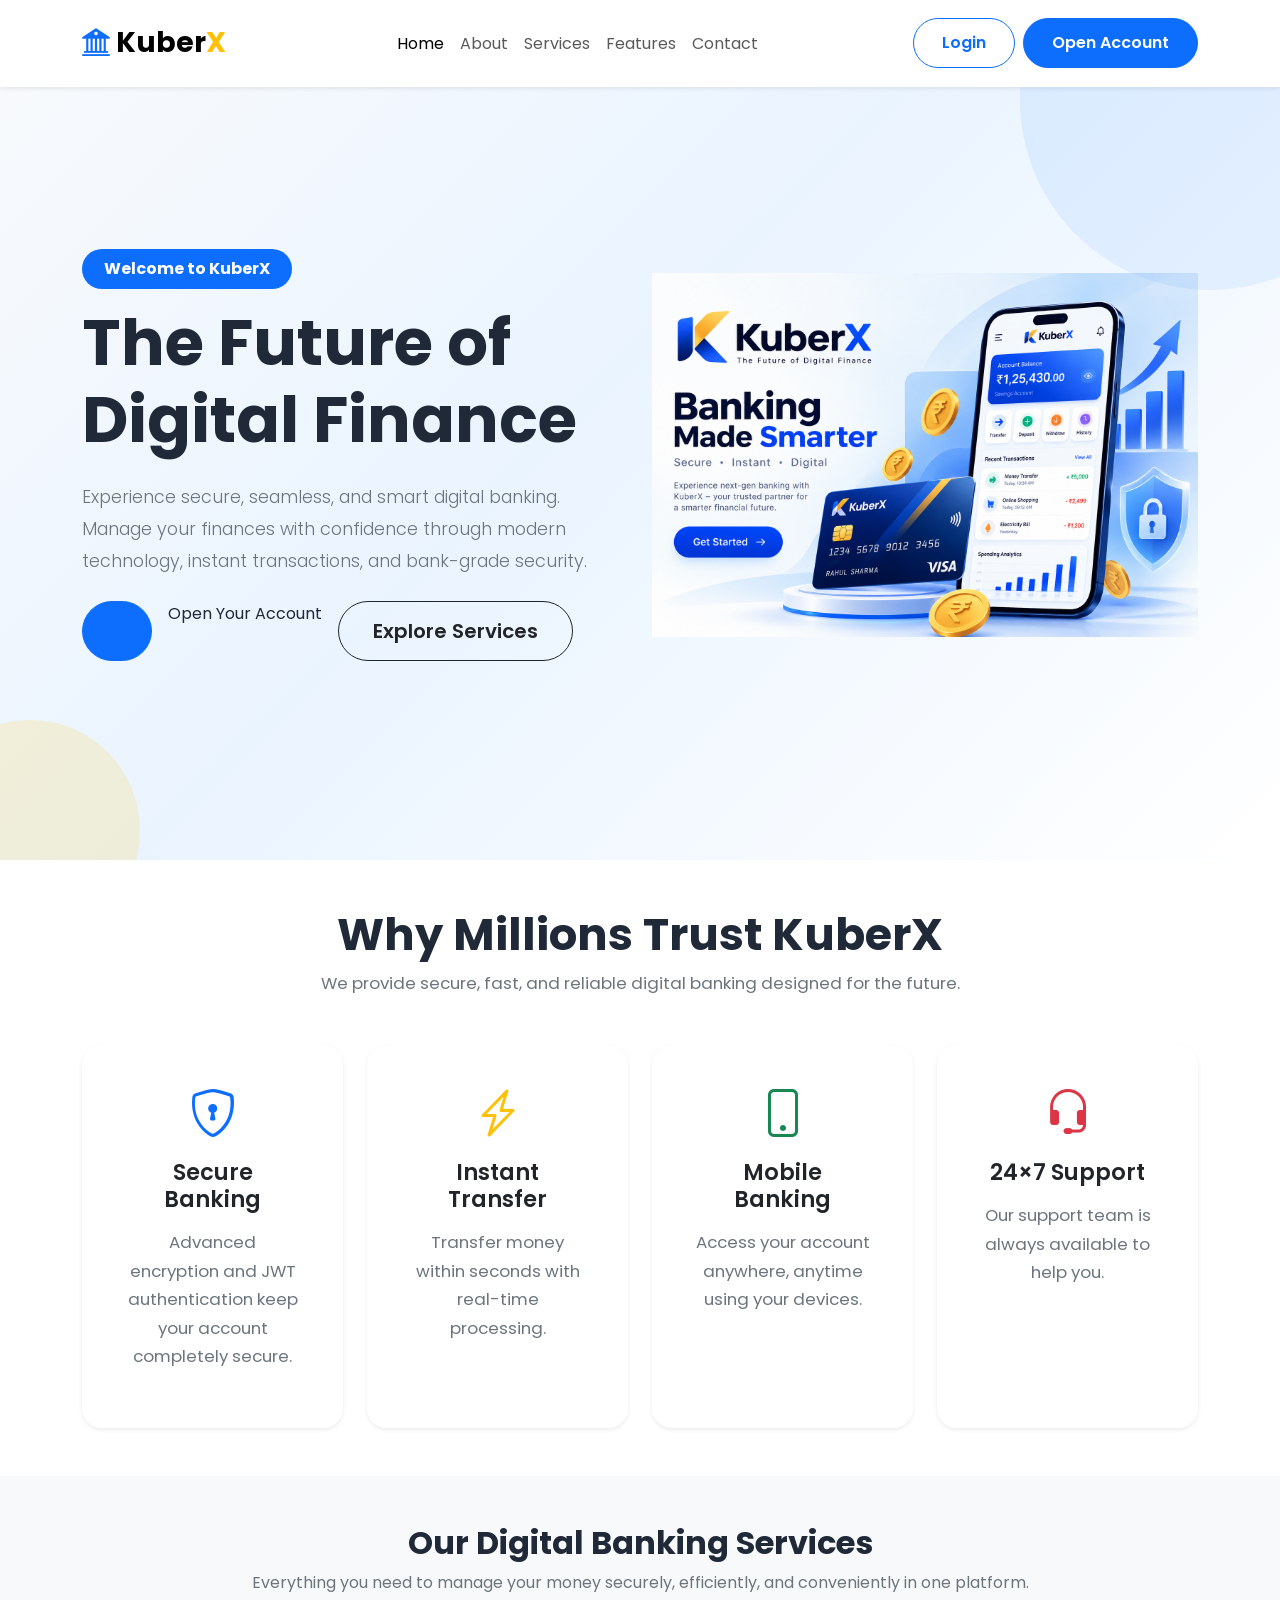
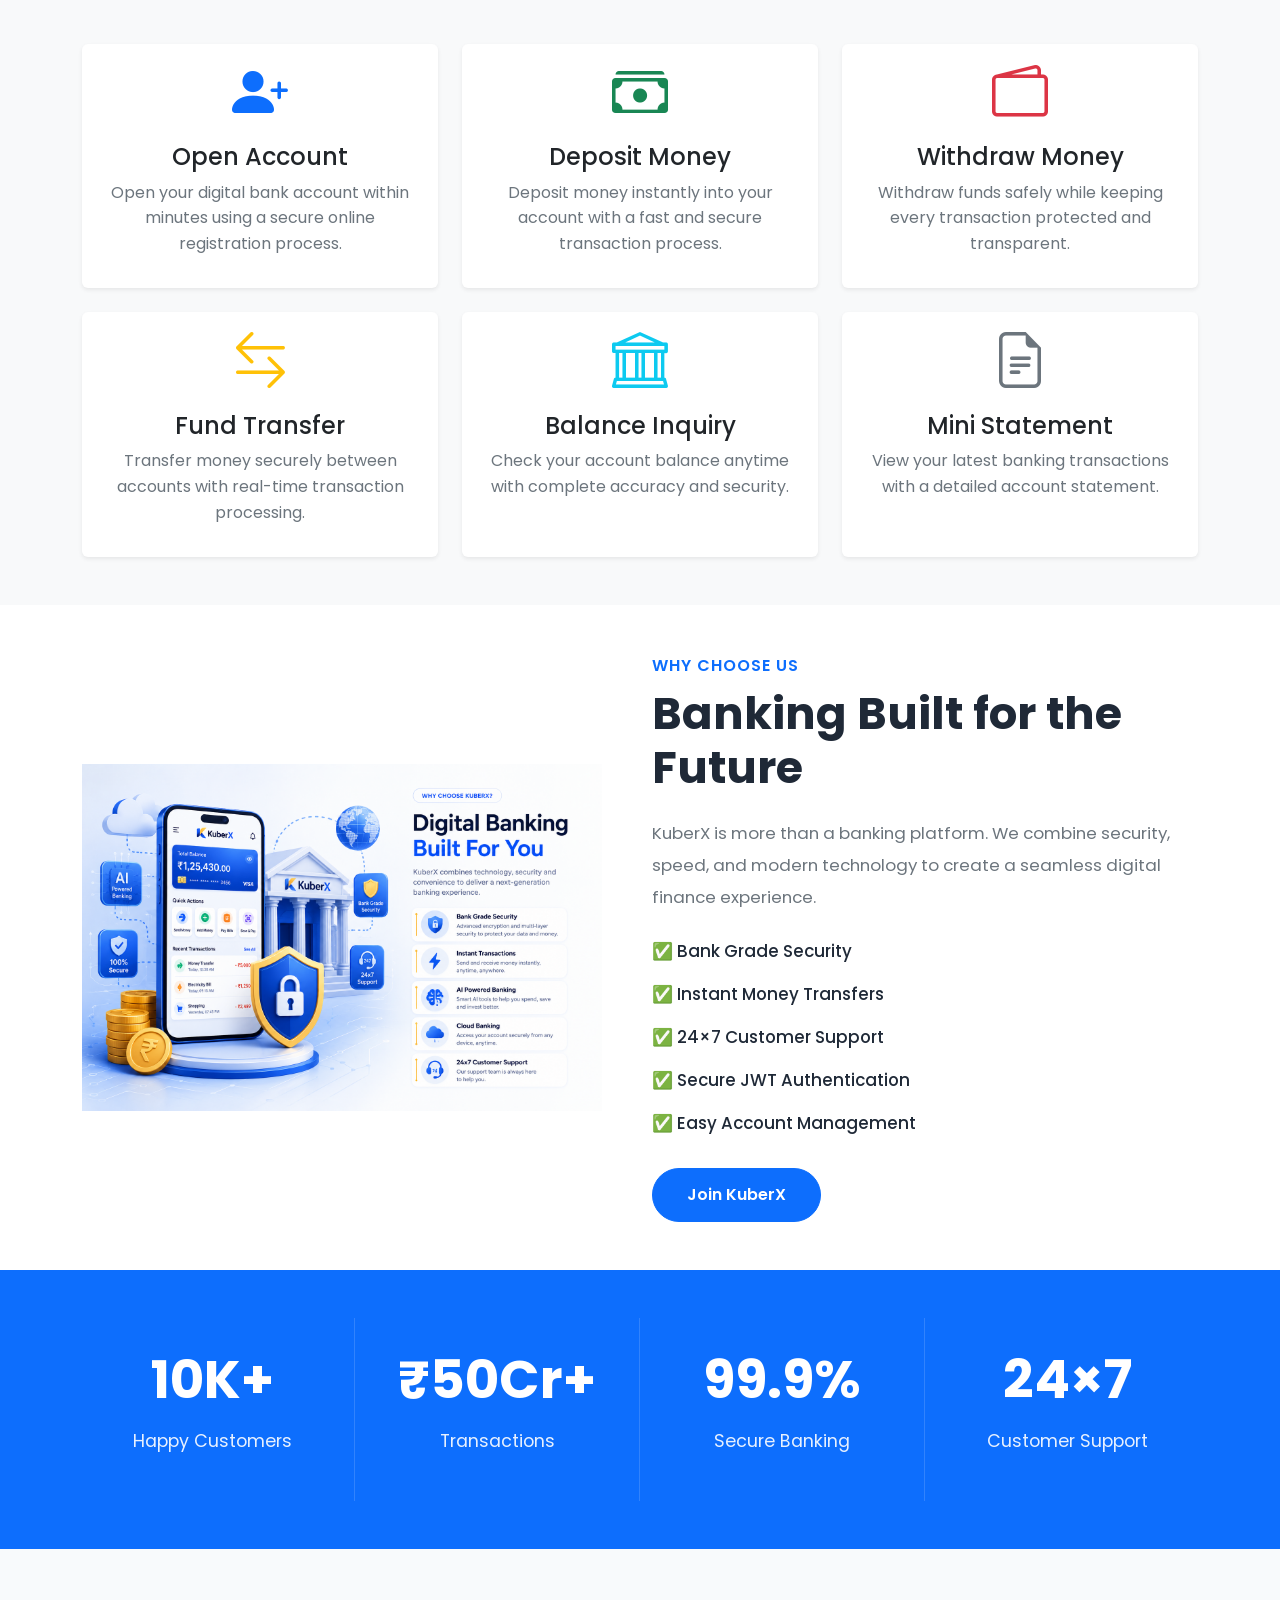
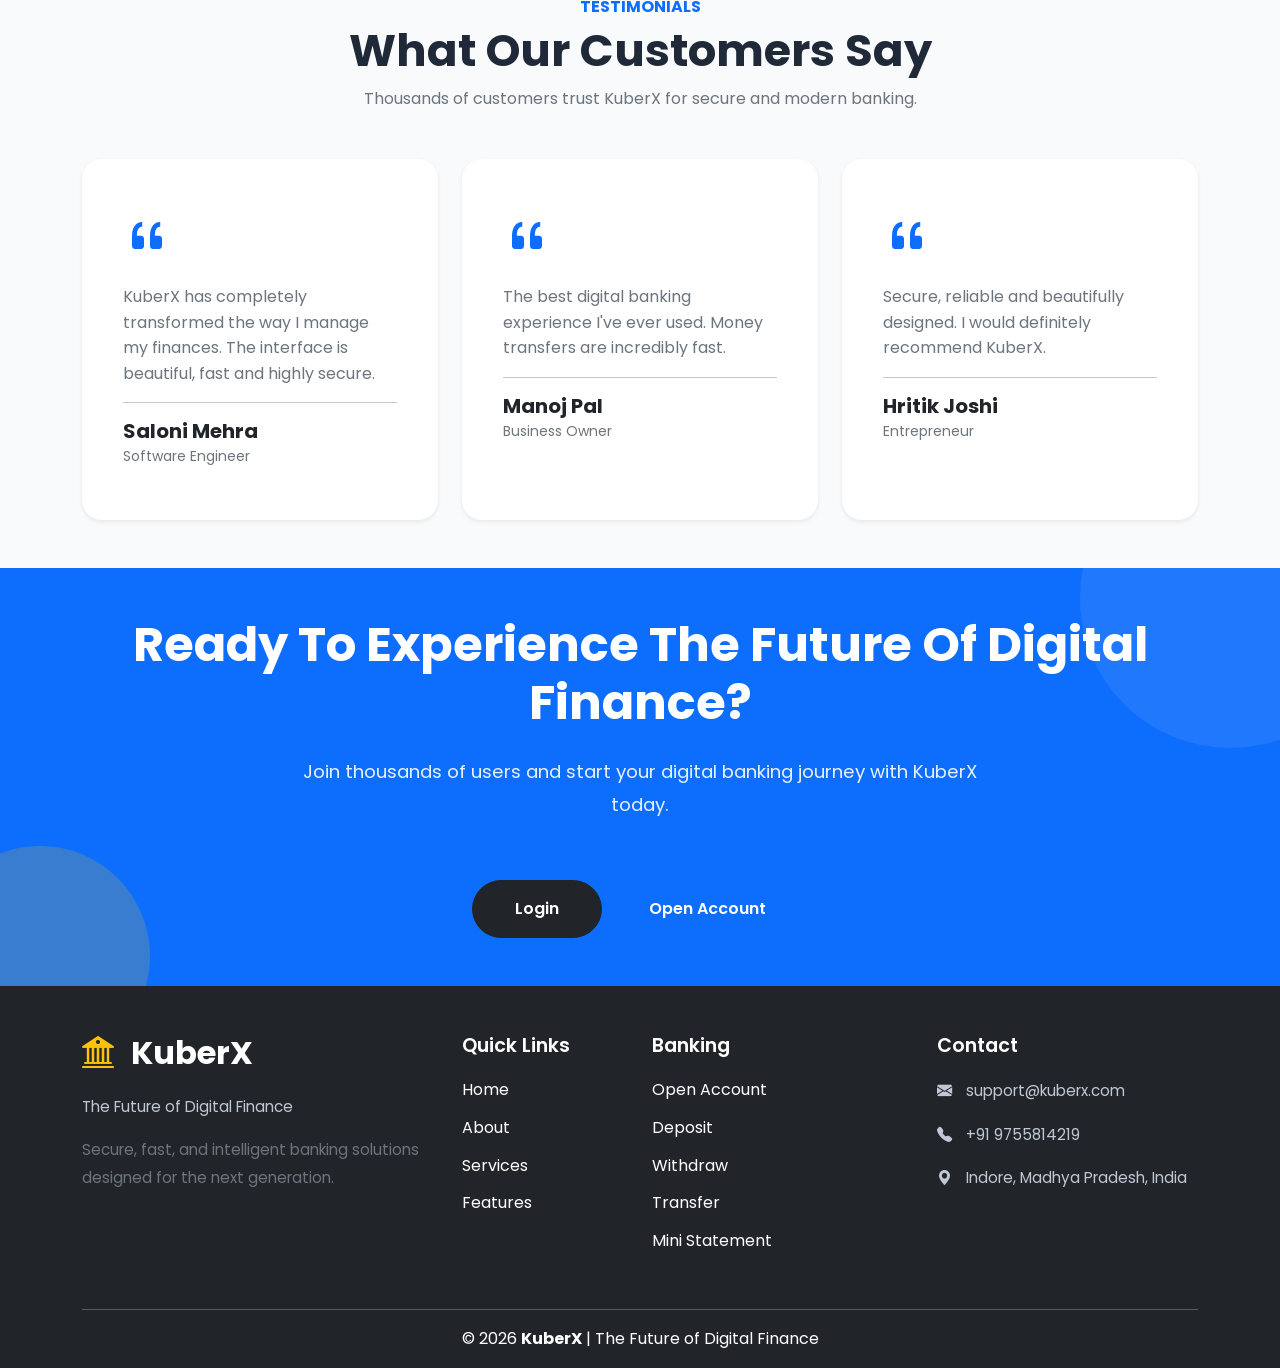
<file: src/frontend/index.html>
<!DOCTYPE html>
<html lang="en">

<head>
    <meta charset="UTF-8">
    <meta name="viewport" content="width=device-width, initial-scale=1.0">

    <title>KuberX | The Future of Digital Finance</title>

    <!-- Bootstrap CSS -->
    <link href="https://cdn.jsdelivr.net/npm/bootstrap@5.3.8/dist/css/bootstrap.min.css" rel="stylesheet">

    <!-- Bootstrap Icons -->
    <link rel="stylesheet" href="https://cdn.jsdelivr.net/npm/bootstrap-icons@1.13.1/font/bootstrap-icons.min.css">

    <!--- Google Font -->
    <link rel="preconnect" href="https://fonts.googleapis.com">
    <link rel="preconnect" href="https://fonts.gstatic.com" crossorigin>

    <link href="https://fonts.googleapis.com/css2?family=Poppins:wght@300;400;500;600;700;800&display=swap"
        rel="stylesheet">

    <!-- Custom CSS -->
    <link rel="stylesheet" href="css/global.css">
    <link rel="stylesheet" href="css/landing.css">
    <link rel="stylesheet" href="css/responsive.css">
</head>

<body>

    <!-- ===========================||
     NAVBAR START
===========================|| -->

    <div class="d-flex gap-2">

        <a href="pages/login.html" class="btn btn-outline-primary">
            Login
        </a>

        <a href="pages/register.html" class="btn btn-primary">
            Open Account
        </a>

        <a href="admin-login.html" class="btn btn-dark">
            Admin Login
        </a>

    </div>

    <header>
        <nav class="navbar navbar-expand-lg bg-white shadow-sm py-3 fixed-top" id="navbar">
            <div class="container">

                <!-- Brand Logo -->
                <a class="navbar-brand fw-bold fs-3" href="#">
                    <i class="bi bi-bank2 text-primary"></i>
                    Kuber<span class="text-warning">X</span>
                </a>

                <!-- Mobile Icon -->
                <button class="navbar-toggler" type="button" data-bs-toggle="collapse" data-bs-target="#navbarContent">

                    <span class="navbar-toggler-icon"></span>

                </button>

                <!-- Navbar Links -->
                <div class="collapse navbar-collapse" id="navbarContent">

                    <ul class="navbar-nav mx-auto">

                        <li class="nav-item">
                            <a class="nav-link active" href="#home">Home</a>
                        </li>

                        <li class="nav-item">
                            <a class="nav-link" href="#about">About</a>
                        </li>

                        <li class="nav-item">
                            <a class="nav-link" href="#services">Services</a>
                        </li>

                        <li class="nav-item">
                            <a class="nav-link" href="#features">Features</a>
                        </li>

                        <li class="nav-item">
                            <a class="nav-link" href="#contact">Contact</a>
                        </li>

                    </ul>


                    <!-- Buttons -->

                    <div class="d-flex gap-2">

                        <a href="pages/login.html" class="btn btn-outline-primary">

                            Login

                        </a>

                        <a href="pages/register.html" class="btn btn-primary">

                            Open Account

                        </a>

                    </div>

                </div>

            </div>
        </nav>
    </header>

    <!-- ===========================
     HERO SECTION
=========================== -->

    <section class="hero-section py-5">

        <div class="container">

            <div class="row align-items-center">

                <!-- Left Side -->

                <div class="col-lg-6">

                    <span class="badge bg-primary mb-3">

                        Welcome to KuberX

                    </span>

                    <h1 class="display-4 fw-bold">

                        The Future of
                        <span class="text-primary">

                            Digital Finance

                        </span>

                    </h1>

                    <p class="lead text-secondary mt-4">

                        Experience secure, seamless, and smart digital banking.
                        Manage your finances with confidence through modern technology,
                        instant transactions, and bank-grade security.

                    </p>

                    <div class="mt-4 d-flex gap-3">

                        <a href="pages/register.html" class="btn btn-primary btn-lg"></a>

                        Open Your Account

                        </a>

                        <a href="#services" class="btn btn-outline-dark btn-lg">

                            Explore Services

                        </a>

                    </div>

                </div>

                <!-- Right Side -->

                <div class="col-lg-6 text-center">

                    <img src="images/hero.png" class="img-fluid" alt="Digital Banking">

                </div>

            </div>

        </div>

    </section>


    <!-- ===========================
     FEATURES SECTION
=========================== -->

    <section id="features" class="py-5">

        <div class="container">

            <div class="text-center mb-5">

                <h2 class="fw-bold">
                    Why Millions Trust KuberX
                </h2>

                <p class="text-secondary">
                    We provide secure, fast, and reliable digital banking
                    designed for the future.
                </p>

            </div>

            <div class="row g-4">

                <div class="col-lg-3 col-md-6">

                    <div class="card h-100 border-0 shadow-sm">

                        <div class="card-body text-center">

                            <i class="bi bi-shield-lock display-4 text-primary"></i>

                            <h4 class="mt-3">
                                Secure Banking
                            </h4>

                            <p>
                                Advanced encryption and JWT authentication
                                keep your account completely secure.
                            </p>

                        </div>

                    </div>

                </div>

                <div class="col-lg-3 col-md-6">

                    <div class="card h-100 border-0 shadow-sm">

                        <div class="card-body text-center">

                            <i class="bi bi-lightning-charge display-4 text-warning"></i>

                            <h4 class="mt-3">
                                Instant Transfer
                            </h4>

                            <p>
                                Transfer money within seconds with
                                real-time processing.
                            </p>

                        </div>

                    </div>

                </div>

                <div class="col-lg-3 col-md-6">

                    <div class="card h-100 border-0 shadow-sm">

                        <div class="card-body text-center">

                            <i class="bi bi-phone display-4 text-success"></i>

                            <h4 class="mt-3">
                                Mobile Banking
                            </h4>

                            <p>
                                Access your account anywhere,
                                anytime using your devices.
                            </p>

                        </div>

                    </div>

                </div>

                <div class="col-lg-3 col-md-6">

                    <div class="card h-100 border-0 shadow-sm">

                        <div class="card-body text-center">

                            <i class="bi bi-headset display-4 text-danger"></i>

                            <h4 class="mt-3">
                                24×7 Support
                            </h4>

                            <p>
                                Our support team is always
                                available to help you.
                            </p>

                        </div>

                    </div>

                </div>

            </div>

        </div>

    </section>


    <!-- ===========================
     SERVICES SECTION
=========================== -->

    <section id="services" class="py-5 bg-light">

        <div class="container">

            <!-- Section Heading -->

            <div class="text-center mb-5">

                <h2 class="fw-bold">
                    Our Digital Banking Services
                </h2>

                <p class="text-secondary">
                    Everything you need to manage your money securely,
                    efficiently, and conveniently in one platform.
                </p>

            </div>

            <!-- Services -->

            <div class="row g-4">

                <!-- Open Account -->

                <div class="col-lg-4 col-md-6">

                    <div class="card border-0 shadow-sm h-100">

                        <div class="card-body text-center">

                            <i class="bi bi-person-plus-fill display-4 text-primary"></i>

                            <h4 class="mt-3">
                                Open Account
                            </h4>

                            <p class="text-secondary">
                                Open your digital bank account within minutes
                                using a secure online registration process.
                            </p>

                        </div>

                    </div>

                </div>

                <!-- Deposit -->

                <div class="col-lg-4 col-md-6">

                    <div class="card border-0 shadow-sm h-100">

                        <div class="card-body text-center">

                            <i class="bi bi-cash-stack display-4 text-success"></i>

                            <h4 class="mt-3">
                                Deposit Money
                            </h4>

                            <p class="text-secondary">
                                Deposit money instantly into your account
                                with a fast and secure transaction process.
                            </p>

                        </div>

                    </div>

                </div>

                <!-- Withdraw -->

                <div class="col-lg-4 col-md-6">

                    <div class="card border-0 shadow-sm h-100">

                        <div class="card-body text-center">

                            <i class="bi bi-wallet2 display-4 text-danger"></i>

                            <h4 class="mt-3">
                                Withdraw Money
                            </h4>

                            <p class="text-secondary">
                                Withdraw funds safely while keeping every
                                transaction protected and transparent.
                            </p>

                        </div>

                    </div>

                </div>

                <!-- Transfer -->

                <div class="col-lg-4 col-md-6">

                    <div class="card border-0 shadow-sm h-100">

                        <div class="card-body text-center">

                            <i class="bi bi-arrow-left-right display-4 text-warning"></i>

                            <h4 class="mt-3">
                                Fund Transfer
                            </h4>

                            <p class="text-secondary">
                                Transfer money securely between accounts
                                with real-time transaction processing.
                            </p>

                        </div>

                    </div>

                </div>

                <!-- Balance -->

                <div class="col-lg-4 col-md-6">

                    <div class="card border-0 shadow-sm h-100">

                        <div class="card-body text-center">

                            <i class="bi bi-bank display-4 text-info"></i>

                            <h4 class="mt-3">
                                Balance Inquiry
                            </h4>

                            <p class="text-secondary">
                                Check your account balance anytime
                                with complete accuracy and security.
                            </p>

                        </div>

                    </div>

                </div>

                <!-- Statement -->

                <div class="col-lg-4 col-md-6">

                    <div class="card border-0 shadow-sm h-100">

                        <div class="card-body text-center">

                            <i class="bi bi-file-earmark-text display-4 text-secondary"></i>

                            <h4 class="mt-3">
                                Mini Statement
                            </h4>

                            <p class="text-secondary">
                                View your latest banking transactions
                                with a detailed account statement.
                            </p>

                        </div>

                    </div>

                </div>

            </div>

        </div>

    </section>


    <!-- ===========================
     WHY CHOOSE KUBERX
=========================== -->

    <section id="about" class="py-5">

        <div class="container">

            <div class="row align-items-center">

                <!-- Left Side -->

                <div class="col-lg-6">

                    <img src="images/about.png" class="img-fluid" alt="About KuberX">

                </div>

                <!-- Right Side -->

                <div class="col-lg-6">

                    <span class="text-primary fw-semibold">

                        WHY CHOOSE US

                    </span>

                    <h2 class="display-5 fw-bold mt-2">

                        Banking Built for the Future

                    </h2>

                    <p class="text-secondary mt-4">

                        KuberX is more than a banking platform.
                        We combine security, speed, and modern technology
                        to create a seamless digital finance experience.

                    </p>

                    <div class="mt-4">

                        <div class="mb-3">
                            ✅ Bank Grade Security
                        </div>

                        <div class="mb-3">
                            ✅ Instant Money Transfers
                        </div>

                        <div class="mb-3">
                            ✅ 24×7 Customer Support
                        </div>

                        <div class="mb-3">
                            ✅ Secure JWT Authentication
                        </div>

                        <div class="mb-3">
                            ✅ Easy Account Management
                        </div>

                    </div>

                    <a href="register.html" class="btn btn-primary mt-3">

                        Join KuberX

                    </a>

                </div>

            </div>

        </div>

    </section>

    <!-- ===========================
     STATISTICS
=========================== -->

    <section id="statistics" class="py-5 bg-primary text-white">

        <div class="container">

            <div class="row text-center">

                <div class="col-lg-3 col-md-6">

                    <h1 class="display-4 fw-bold">

                        10K+

                    </h1>

                    <p>

                        Happy Customers

                    </p>

                </div>

                <div class="col-lg-3 col-md-6">

                    <h1 class="display-4 fw-bold">

                        ₹50Cr+

                    </h1>

                    <p>

                        Transactions

                    </p>

                </div>

                <div class="col-lg-3 col-md-6">

                    <h1 class="display-4 fw-bold">

                        99.9%

                    </h1>

                    <p>

                        Secure Banking

                    </p>

                </div>

                <div class="col-lg-3 col-md-6">

                    <h1 class="display-4 fw-bold">

                        24×7

                    </h1>

                    <p>

                        Customer Support

                    </p>

                </div>

            </div>

        </div>

    </section>


    <!-- ===========================
     TESTIMONIALS SECTION
=========================== -->

    <section id="testimonials" class="py-5">

        <div class="container">

            <div class="text-center mb-5">

                <h6 class="text-primary fw-bold">
                    TESTIMONIALS
                </h6>

                <h2 class="display-5 fw-bold">
                    What Our Customers Say
                </h2>

                <p class="text-secondary">
                    Thousands of customers trust KuberX for secure and modern banking.
                </p>

            </div>

            <div class="row g-4">

                <!-- Testimonial 1 -->

                <div class="col-lg-4">

                    <div class="card border-0 shadow-sm h-100">

                        <div class="card-body">

                            <i class="bi bi-quote display-5 text-primary"></i>

                            <p class="mt-3">

                                KuberX has completely transformed the way I manage my finances.
                                The interface is beautiful, fast and highly secure.

                            </p>

                            <hr>

                            <h5 class="mb-0">

                                Saloni Mehra

                            </h5>

                            <small class="text-secondary">

                                Software Engineer

                            </small>

                        </div>

                    </div>

                </div>

                <!-- Testimonial 2 -->

                <div class="col-lg-4">

                    <div class="card border-0 shadow-sm h-100">

                        <div class="card-body">

                            <i class="bi bi-quote display-5 text-primary"></i>

                            <p class="mt-3">

                                The best digital banking experience I've ever used.
                                Money transfers are incredibly fast.

                            </p>

                            <hr>

                            <h5 class="mb-0">

                                Manoj Pal

                            </h5>

                            <small class="text-secondary">

                                Business Owner

                            </small>

                        </div>

                    </div>

                </div>

                <!-- Testimonial 3 -->

                <div class="col-lg-4">

                    <div class="card border-0 shadow-sm h-100">

                        <div class="card-body">

                            <i class="bi bi-quote display-5 text-primary"></i>

                            <p class="mt-3">

                                Secure, reliable and beautifully designed.
                                I would definitely recommend KuberX.

                            </p>

                            <hr>

                            <h5 class="mb-0">

                                Hritik Joshi

                            </h5>

                            <small class="text-secondary">

                                Entrepreneur

                            </small>

                        </div>

                    </div>

                </div>

            </div>

        </div>

    </section>


    <!-- ===========================
     CALL TO ACTION
=========================== -->

    <section id="cta" class="py-5 bg-primary text-white text-center">

        <div class="container">

            <h2 class="display-5 fw-bold">

                Ready To Experience
                The Future Of Digital Finance?

            </h2>

            <p class="mt-4">

                Join thousands of users and start your digital banking
                journey with KuberX today.

            </p>

            <div class="mt-4">

                <a href="pages/admin-login.html" class="btn btn-dark">
                     Login
                </a>

                

                <a href="pages/register.html" class="btn btn-primary">

                    Open Account

                </a>

            </div>

        </div>

    </section>


    <!-- ===========================
     FOOTER
=========================== -->

    <footer id="contact" class="bg-dark text-white pt-5 pb-3">

        <div class="container">

            <div class="row">

                <!-- Company -->

                <div class="col-lg-4 mb-4">

                    <h3>

                        <i class="bi bi-bank2 text-warning"></i>

                        KuberX

                    </h3>

                    <p class="mt-3">

                        The Future of Digital Finance

                    </p>

                    <p class="text-secondary">

                        Secure, fast, and intelligent banking solutions
                        designed for the next generation.

                    </p>

                </div>

                <!-- Quick Links -->

                <div class="col-lg-2 mb-4">

                    <h5>

                        Quick Links

                    </h5>

                    <ul class="list-unstyled">

                        <li><a href="#home" class="text-white text-decoration-none">Home</a></li>

                        <li><a href="#about" class="text-white text-decoration-none">About</a></li>

                        <li><a href="#services" class="text-white text-decoration-none">Services</a></li>

                        <li><a href="#features" class="text-white text-decoration-none">Features</a></li>

                    </ul>

                </div>

                <!-- Banking -->

                <div class="col-lg-3 mb-4">

                    <h5>

                        Banking

                    </h5>

                    <ul class="list-unstyled">

                        <li>Open Account</li>

                        <li>Deposit</li>

                        <li>Withdraw</li>

                        <li>Transfer</li>

                        <li>Mini Statement</li>

                    </ul>

                </div>

                <!-- Contact -->

                <div class="col-lg-3 mb-4">

                    <h5>

                        Contact

                    </h5>

                    <p>

                        <i class="bi bi-envelope-fill"></i>

                        support@kuberx.com

                    </p>

                    <p>

                        <i class="bi bi-telephone-fill"></i>

                        +91 9755814219

                    </p>

                    <p>

                        <i class="bi bi-geo-alt-fill"></i>

                        Indore, Madhya Pradesh, India

                    </p>

                </div>

            </div>

            <hr>

            <div class="text-center">

                © 2026 <strong>KuberX</strong> | The Future of Digital Finance

            </div>

        </div>

    </footer>

    <script src="https://cdn.jsdelivr.net/npm/bootstrap@5.3.8/dist/js/bootstrap.bundle.min.js"></script>
    <script src="js/main.js"></script>

</body>

</html>
</file>
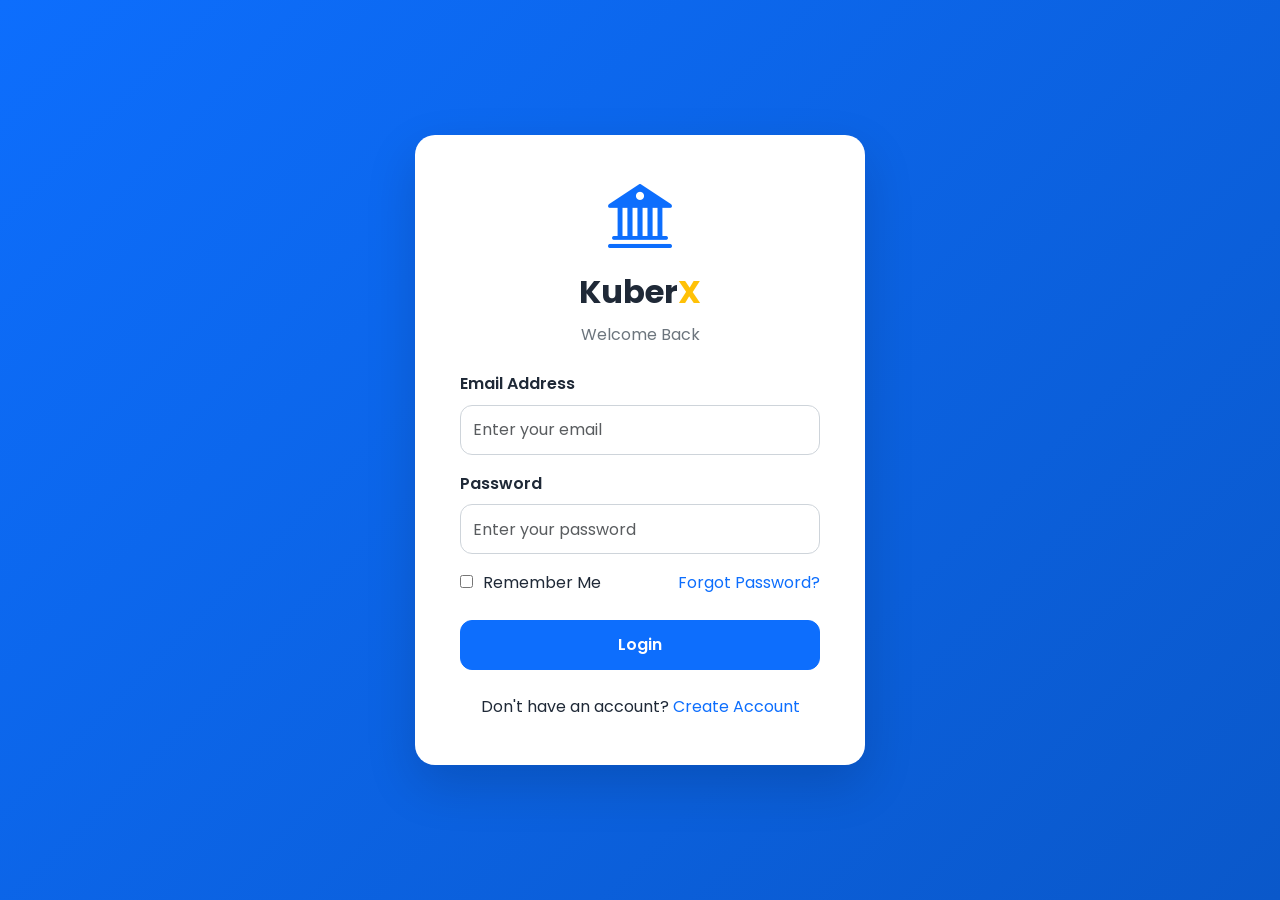
<file: src/frontend/pages/login.html>
<!DOCTYPE html>
<html lang="en">

<head>
    <meta charset="UTF-8">
    <meta name="viewport" content="width=device-width, initial-scale=1.0">
    <title>Login | KuberX</title>

    <!-- Bootstrap -->
    <link href="https://cdn.jsdelivr.net/npm/bootstrap@5.3.8/dist/css/bootstrap.min.css" rel="stylesheet">

    <!-- Bootstrap Icons -->
    <link rel="stylesheet" href="https://cdn.jsdelivr.net/npm/bootstrap-icons@1.13.1/font/bootstrap-icons.min.css">

    <!-- Google Font -->
    <link href="https://fonts.googleapis.com/css2?family=Poppins:wght@300;400;500;600;700&display=swap"
        rel="stylesheet">

    <!-- Custom CSS -->
    <link rel="stylesheet" href="../css/global.css">
    <link rel="stylesheet" href="../css/auth.css">
</head>

<body>

    <div class="auth-container">
        <div class="auth-card">

            <div class="text-center mb-4">
                <i class="bi bi-bank2 display-3 text-primary"></i>

                <h2 class="fw-bold mt-3">
                    Kuber<span class="text-warning">X</span>
                </h2>

                <p class="text-secondary">
                    Welcome Back
                </p>
            </div>

            <form id="loginForm">

                <div class="mb-3">
                    <label for="email" class="form-label">
                        Email Address
                    </label>

                    <input type="email" id="email" class="form-control" placeholder="Enter your email" required>
                </div>

                <div class="mb-3">
                    <label for="password" class="form-label">
                        Password
                    </label>

                    <input type="password" id="password" class="form-control" placeholder="Enter your password"
                        required>
                </div>

                <div class="d-flex justify-content-between mb-4">

                    <div>
                        <input type="checkbox" id="rememberMe">
                        <label for="rememberMe">Remember Me</label>
                    </div>

                    <a href="forgot-password.html">
                        Forgot Password?
                    </a>

                </div>

                <button type="submit" class="btn btn-primary w-100">
                    Login
                </button>

            </form>

            <div class="text-center mt-4">
                Don't have an account?
                <a href="register.html">
                    Create Account
                </a>
            </div>

        </div>
    </div>

    <script src="../js/login.js"></script>

</body>

</html>
</file>
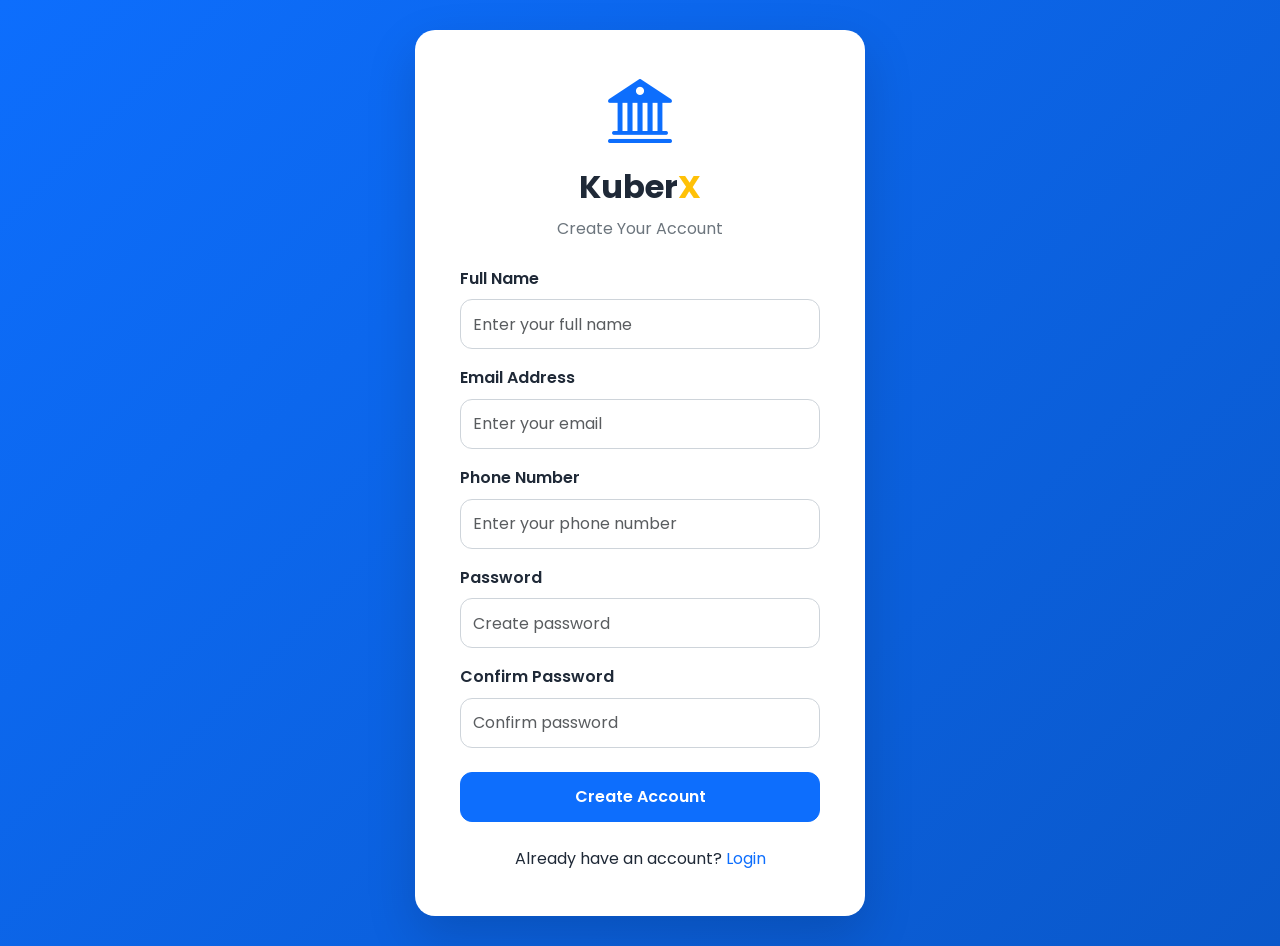
<file: src/frontend/pages/register.html>
<!DOCTYPE html>
<html lang="en">

<head>

    <meta charset="UTF-8">
    <meta name="viewport" content="width=device-width, initial-scale=1.0">

    <title>Register | KuberX</title>

    <!-- Bootstrap CSS -->
    <link href="https://cdn.jsdelivr.net/npm/bootstrap@5.3.8/dist/css/bootstrap.min.css" rel="stylesheet">

    <!-- Bootstrap Icons -->
    <link rel="stylesheet" href="https://cdn.jsdelivr.net/npm/bootstrap-icons@1.13.1/font/bootstrap-icons.min.css">

    <!-- Google Font -->
    <link href="https://fonts.googleapis.com/css2?family=Poppins:wght@300;400;500;600;700&display=swap"
        rel="stylesheet">

    <!-- CSS -->
    <link rel="stylesheet" href="../css/global.css">
    <link rel="stylesheet" href="../css/auth.css">

</head>

<body>

    <div class="auth-container">

        <div class="auth-card">

            <!-- Logo -->

            <div class="text-center mb-4">

                <i class="bi bi-bank2 display-3 text-primary"></i>

                <h2 class="fw-bold mt-3">

                    Kuber<span class="text-warning">X</span>

                </h2>

                <p class="text-secondary">

                    Create Your Account

                </p>

            </div>

            <!-- Registration Form -->

            <form id="registerForm">

                <div class="mb-3">

                    <label class="form-label">

                        Full Name

                    </label>

                    <input type="text" id="fullName" class="form-control" placeholder="Enter your full name" required>

                </div>

                <div class="mb-3">

                    <label class="form-label">

                        Email Address

                    </label>

                    <input type="email" id="email" class="form-control" placeholder="Enter your email" required>

                </div>

                <div class="mb-3">

                    <label class="form-label">

                        Phone Number

                    </label>

                    <input type="tel" id="phone" class="form-control" placeholder="Enter your phone number" required>

                </div>

                <div class="mb-3">

                    <label class="form-label">

                        Password

                    </label>

                    <input type="password" id="password" class="form-control" placeholder="Create password" required>

                </div>

                <div class="mb-4">

                    <label class="form-label">

                        Confirm Password

                    </label>

                    <input type="password" id="confirmPassword" class="form-control" placeholder="Confirm password"
                        required>

                </div>

                <button type="submit" class="btn btn-primary w-100">

                    Create Account

                </button>

            </form>

            <!-- Login Link -->

            <div class="text-center mt-4">

                Already have an account?

                <a href="login.html">

                    Login

                </a>

            </div>

        </div>

    </div>

    <!-- Register JS -->

  <script src="../js/register.js"></script>
</body>

</html>
</file>
<file: src/frontend/css/global.css>
/* ==========================================
   GOOGLE FONT & RESET
========================================== */

*{
    margin:0;
    padding:0;
    box-sizing:border-box;
}

html{

    scroll-behavior:smooth;

}
html{
    scroll-behavior:smooth;
}


body{

    font-family:'Poppins',sans-serif;
    background:#f8fbff;
    color:#1f2937;
    line-height:1.6;
}

/* ==========================================
   COLOR VARIABLES
========================================== */

:root{

    --primary:#0d6efd;

    --secondary:#ffc107;

    --dark:#0f172a;

    --light:#ffffff;

    --gray:#6b7280;

    --background:#f8fbff;

    --shadow:0 10px 30px rgba(0,0,0,.08);

    --radius:14px;

    --transition:.35s ease;

}

/* ==========================================
   LINKS
========================================== */

a{

    text-decoration:none;
    transition:var(--transition);

}

/* ==========================================
   BUTTON
========================================== */

.btn{

    border-radius:50px;
    padding:12px 28px;
    font-weight:600;
    transition:var(--transition);

}

/* ==========================================
   SECTION
========================================== */

section{

    padding:90px 0;

}

/* ==========================================
   IMAGE
========================================== */

img{

    max-width:100%;

    display:block;

}

/* ==========================================
   SCROLLBAR
========================================== */

::-webkit-scrollbar{

    width:10px;

}

::-webkit-scrollbar-thumb{

    background:var(--primary);

    border-radius:20px;

}

::-webkit-scrollbar-track{

    background:#e5e7eb;

}
</file>
<file: src/frontend/css/landing.css>
/*==========================================
            NAVBAR
==========================================*/

.navbar{

    z-index:9999;

    background:rgba(255,255,255,.95);

    backdrop-filter:blur(12px);

    -webkit-backdrop-filter:blur(12px);

    transition:all .4s ease;

}
.navbar.scrolled{

    background:red !important;

}

/*==========================================
            HERO SECTION
==========================================*/

.hero-section{

    min-height:90vh;

    display:flex;

    align-items:center;

    background:linear-gradient(
        135deg,
        #F8FAFC 0%,
        #EAF4FF 45%,
        #FFFFFF 100%
    );

    position:relative;

    overflow:hidden;

}


/* Decorative Circle */

.hero-section::before{

    content:"";

    position:absolute;

    width:380px;

    height:380px;

    background:rgba(13,110,253,.08);

    border-radius:50%;

    top:-140px;

    right:-120px;

}


/* Decorative Circle */

.hero-section::after{

    content:"";

    position:absolute;

    width:220px;

    height:220px;

    background:rgba(255,193,7,.15);

    border-radius:50%;

    bottom:-80px;

    left:-80px;

}


/* Hero Badge */

.hero-section .badge{

    font-size:1rem;

    padding:12px 22px;

    border-radius:30px;

}


/* Hero Heading */

.hero-section h1{

    font-size:4rem;

    font-weight:700;

    line-height:1.2;

    color:var(--secondary-color);

}


/* Highlight Text */

.hero-section .text-primary{

    color:var(--primary-color)!important;

}


/* Paragraph */

.hero-section p{

    font-size:1.1rem;

    line-height:1.8;

    color:#6c757d;

    max-width:560px;

}


/* Buttons */

.hero-section .btn{

    padding:14px 34px;

    border-radius:50px;

    font-weight:600;

    transition:.4s;

}


.hero-section .btn:hover{

    transform:translateY(-4px);

}


/* Hero Image */

.hero-section img{

    width:100%;

    max-width:560px;

    animation:float 5s ease-in-out infinite;

}


/* Floating Animation */

@keyframes float{

    0%{

        transform:translateY(0);

    }

    50%{

        transform:translateY(-18px);

    }

    100%{

        transform:translateY(0);

    }

}

/*==========================================
            FEATURES SECTION
==========================================*/

#features{

    background:#ffffff;

    padding:100px 0;

}
#features h2{

    font-size:2.8rem;

    font-weight:700;

    color:var(--secondary-color);

}

#features p{

    color:#6c757d;

    font-size:1.05rem;

}

#features .card{

    border:none;

    border-radius:20px;

    padding:25px;

    transition:all .4s ease;

    background:#ffffff;

    box-shadow:0 10px 30px rgba(0,0,0,.08);

    overflow:hidden;

    position:relative;

}

#features .card:hover{

    transform:translateY(-12px);

    box-shadow:0 18px 45px rgba(13,110,253,.18);

}

#features i{

    font-size:3rem;

    color:var(--primary-color);

    margin-bottom:20px;

    transition:.4s;

}
#features .card:hover i{

    transform:rotate(8deg) scale(1.1);

    color:var(--accent-color);

}
#features h4{

    font-size:1.4rem;

    font-weight:600;

    color:var(--secondary-color);

    margin-bottom:15px;

}
#features .card p{

    color:#6c757d;

    line-height:1.7;

}
#features .card::before{

    content:"";

    position:absolute;

    top:0;

    left:0;

    width:0;

    height:5px;

    background:var(--primary-color);

    transition:.4s;

}
#features .card:hover::before{

    width:100%;

}

/*==========================================
        WHY CHOOSE US
==========================================*/

#about{

    padding:100px 0;

    background:#ffffff;

}
#about img{

    width:100%;

    max-width:520px;

    animation:float 5s ease-in-out infinite;

}
#about span{

    color:var(--primary-color);

    font-size:1rem;

    font-weight:600;

    letter-spacing:1px;

}
#about h2{

    font-size:2.8rem;

    font-weight:700;

    color:var(--secondary-color);

    margin-top:15px;

}
#about p{

    color:#6c757d;

    line-height:1.9;

    font-size:1.05rem;

}
#about .mb-3{

    font-size:1.05rem;

    font-weight:500;

    color:var(--secondary-color);

    transition:.3s;

}
#about .mb-3:hover{

    color:var(--primary-color);

    transform:translateX(8px);

}
#about .btn{

    margin-top:20px;

    padding:14px 34px;

    border-radius:50px;

    font-weight:600;

    transition:.4s;

}
#about .btn:hover{

    transform:translateY(-4px);

    box-shadow:0 15px 30px rgba(13,110,253,.25);

}

/*==========================================
            STATISTICS
==========================================*/

#statistics{

    padding:100px 0;

    background:linear-gradient(
        135deg,
        var(--primary-color),
        #0B5ED7
    );

    color:white;

}
#statistics .col-lg-3{

    padding:30px 15px;

    transition:.4s;

}
#statistics .col-lg-3:hover{

    transform:translateY(-8px);

}
#statistics h1{

    font-size:3.3rem;

    font-weight:700;

    margin-bottom:15px;

}
#statistics p{

    font-size:1.1rem;

    opacity:.9;

}
#statistics .col-lg-3{

    border-right:1px solid rgba(255,255,255,.15);

}
#statistics .col-lg-3:last-child{

    border-right:none;

}
#statistics .col-lg-3:hover h1{

    color:var(--accent-color);

    transition:.3s;

}

/*==========================================
            TESTIMONIALS
==========================================*/

#testimonials{

    padding:100px 0;

    background:#F8FAFC;

}
#testimonials h2{

    font-size:2.8rem;

    font-weight:700;

    color:var(--secondary-color);

}

#testimonials p{

    color:#6c757d;

}

#testimonials .card{

    border:none;

    border-radius:20px;

    padding:35px 25px;

    background:#fff;

    transition:.4s;

    box-shadow:0 12px 30px rgba(0,0,0,.08);

    height:100%;

    position:relative;

    overflow:hidden;

}

#testimonials .card:hover{

    transform:translateY(-10px);

    box-shadow:0 20px 45px rgba(13,110,253,.15);

}

#testimonials .quote-icon{

    font-size:3rem;

    color:var(--primary-color);

    opacity:.15;

    position:absolute;

    top:20px;

    right:25px;

}
#testimonials img{

    width:80px;

    height:80px;

    border-radius:50%;

    object-fit:cover;

    border:4px solid var(--primary-color);

    margin-bottom:20px;

}

#testimonials .stars{

    color:#FFC107;

    font-size:1.1rem;

    margin-bottom:15px;

}
#testimonials .review{

    color:#3c7fb9;

    line-height:1.8;

    font-style:italic;

    margin-bottom:20px;

}
#testimonials h5{

    font-weight:700;

    color:var(--secondary-color);

    margin-bottom:5px;

}
#testimonials span{

    color:var(--primary-color);

    font-size:.95rem;

}
#testimonials .card::before{

    content:"";

    position:absolute;

    top:0;

    left:0;

    width:100%;

    height:5px;

    background:linear-gradient(
        90deg,
        var(--primary-color),
        var(--accent-color)
    );

}

/*==========================================
                CTA SECTION
==========================================*/

#cta{

    padding:100px 0;

    background:linear-gradient(
        135deg,
        var(--primary-color),
        #0B5ED7
    );

    position:relative;

    overflow:hidden;

    color:#fff;

}
#cta::before{

    content:"";

    position:absolute;

    width:300px;

    height:300px;

    border-radius:50%;

    background:rgba(255,255,255,.08);

    top:-120px;

    right:-100px;

}
#cta::after{

    content:"";

    position:absolute;

    width:220px;

    height:220px;

    border-radius:50%;

    background:rgba(255,193,7,.18);

    bottom:-80px;

    left:-70px;

}
#cta h2{

    font-size:3rem;

    font-weight:700;

    margin-bottom:20px;

}
#cta p{

    font-size:1.15rem;

    max-width:700px;

    margin:0 auto;

    line-height:1.8;

    opacity:.9;

}
#cta .btn{

    margin-top:35px;

    padding:16px 42px;

    border-radius:50px;

    font-weight:600;

    font-size:1rem;

    transition:.4s;

}
#cta .btn:hover{

    transform:translateY(-5px);

    box-shadow:0 18px 35px rgba(0,0,0,.20);

}
#cta .btn-light{

    color:var(--primary-color);

}

/*==========================================
                FOOTER
==========================================*/

footer{

    background:#0B1220;

    color:#ffffff;

    padding:80px 0 20px;

}
footer h3{

    font-size:2rem;

    font-weight:700;

    margin-bottom:20px;

}

footer h3 span{

    color:var(--accent-color);

}

footer p{

    color:#BFC8D4;

    line-height:1.8;

    font-size:.95rem;

}
footer h5{

    font-size:1.2rem;

    margin-bottom:20px;

    font-weight:600;

}
footer ul{

    list-style:none;

    padding:0;

}

footer ul li{

    margin-bottom:12px;

}

footer ul li a{

    text-decoration:none;

    color:#BFC8D4;

    transition:.3s;

}
footer ul li a:hover{

    color:var(--accent-color);

    padding-left:8px;

}
footer i{

    color:var(--accent-color);

    margin-right:10px;

}
.social-icons a{

    display:inline-flex;

    justify-content:center;

    align-items:center;

    width:45px;

    height:45px;

    border-radius:50%;

    background:rgba(255,255,255,.08);

    color:#ffffff;

    margin-right:10px;

    transition:.4s;

    text-decoration:none;

}
.social-icons a:hover{

    background:var(--primary-color);

    transform:translateY(-5px);

}
.footer-bottom{

    border-top:1px solid rgba(255,255,255,.15);

    margin-top:50px;

    padding-top:20px;

}
.footer-bottom p{

    margin:0;

    color:#BFC8D4;

}
.footer-bottom a{

    color:#BFC8D4;

    text-decoration:none;

    margin-left:20px;

    transition:.3s;

}
.footer-bottom a:hover{

    color:var(--accent-color);

}
</file>
<file: src/frontend/css/responsive.css>
/*==========================================
        TABLET RESPONSIVE
==========================================*/

@media (max-width:992px){

.hero-section{

    text-align:center;

    padding:80px 0;

}

.hero-section h1{

    font-size:3rem;

}

.hero-section p{

    margin:auto;

}

.hero-section img{

    margin-top:50px;

}

section{

    padding:80px 0 !important;

}

}

/*==========================================
        MOBILE RESPONSIVE
==========================================*/

@media (max-width:768px){

.hero-section h1{

    font-size:2.4rem;

}

.hero-section p{

    font-size:1rem;

}

.display-4{

    font-size:2rem !important;

}

h2{

    font-size:2rem !important;

}

.card{

    margin-bottom:25px;

}

.btn{

    width:100%;

}

footer{

    text-align:center;

}

.social-icons{

    justify-content:center;

}

}

/*==========================================
        SMALL MOBILE
==========================================*/

@media (max-width:576px){

.navbar-brand{

    font-size:1.4rem;

}

.hero-section{

    padding:60px 0;

}

.hero-section h1{

    font-size:2rem;

}

.hero-section img{

    max-width:320px;

}

#statistics h1{

    font-size:2.3rem;

}

footer h3{

    font-size:1.6rem;

}

}

/*==========================================
        LARGE SCREEN
==========================================*/

@media (min-width:1400px){

.container{

    max-width:1320px;

}

.hero-section h1{

    font-size:4.5rem;

}

}
</file>
<file: src/frontend/css/auth.css>
/*==========================================
            GLOBAL
==========================================*/

*{
    margin:0;
    padding:0;
    box-sizing:border-box;
}

body{

    font-family:'Poppins',sans-serif;

    background:linear-gradient(135deg,#0D6EFD,#0A58CA);

    min-height:100vh;

    display:flex;

    justify-content:center;

    align-items:center;

    padding:30px;

}

/*==========================================
        AUTH CONTAINER
==========================================*/

.auth-container{

    width:100%;

    display:flex;

    justify-content:center;

    align-items:center;

}

/*==========================================
            AUTH CARD
==========================================*/

.auth-card{

    width:100%;

    max-width:450px;

    background:#ffffff;

    border-radius:20px;

    padding:45px;

    box-shadow:0 20px 50px rgba(0,0,0,.15);

    animation:fadeIn .7s ease;

}

/*==========================================
            LOGO
==========================================*/

.auth-card h2{

    font-weight:700;

    margin-bottom:10px;

}

.auth-card p{

    color:#6c757d;

}

/*==========================================
            LABELS
==========================================*/

.form-label{

    font-weight:600;

    margin-bottom:8px;

}

/*==========================================
            INPUT
==========================================*/

.form-control{

    height:50px;

    border-radius:12px;

    border:1px solid #ced4da;

    transition:.3s;

}

.form-control:focus{

    border-color:#dfe3e9;

    box-shadow:0 0 0 .2rem rgba(13,110,253,.15);

}

/*==========================================
            BUTTON
==========================================*/

.btn-primary{

    height:50px;

    border-radius:12px;

    font-weight:600;

    transition:.3s;

}

.btn-primary:hover{

    transform:translateY(-2px);

    box-shadow:0 10px 20px rgba(13,110,253,.25);

}

/*==========================================
            LINKS
==========================================*/

a{

    text-decoration:none;

}

a:hover{

    text-decoration:underline;

}

/*==========================================
        REMEMBER ME
==========================================*/

input[type="checkbox"]{

    margin-right:6px;

}

/*==========================================
            ANIMATION
==========================================*/

@keyframes fadeIn{

    from{

        opacity:0;

        transform:translateY(30px);

    }

    to{

        opacity:1;

        transform:translateY(0);

    }

}

/*==========================================
        RESPONSIVE
==========================================*/

@media(max-width:576px){

.auth-card{

    padding:30px 20px;

}

.auth-card h2{

    font-size:2rem;

}

}
</file>
